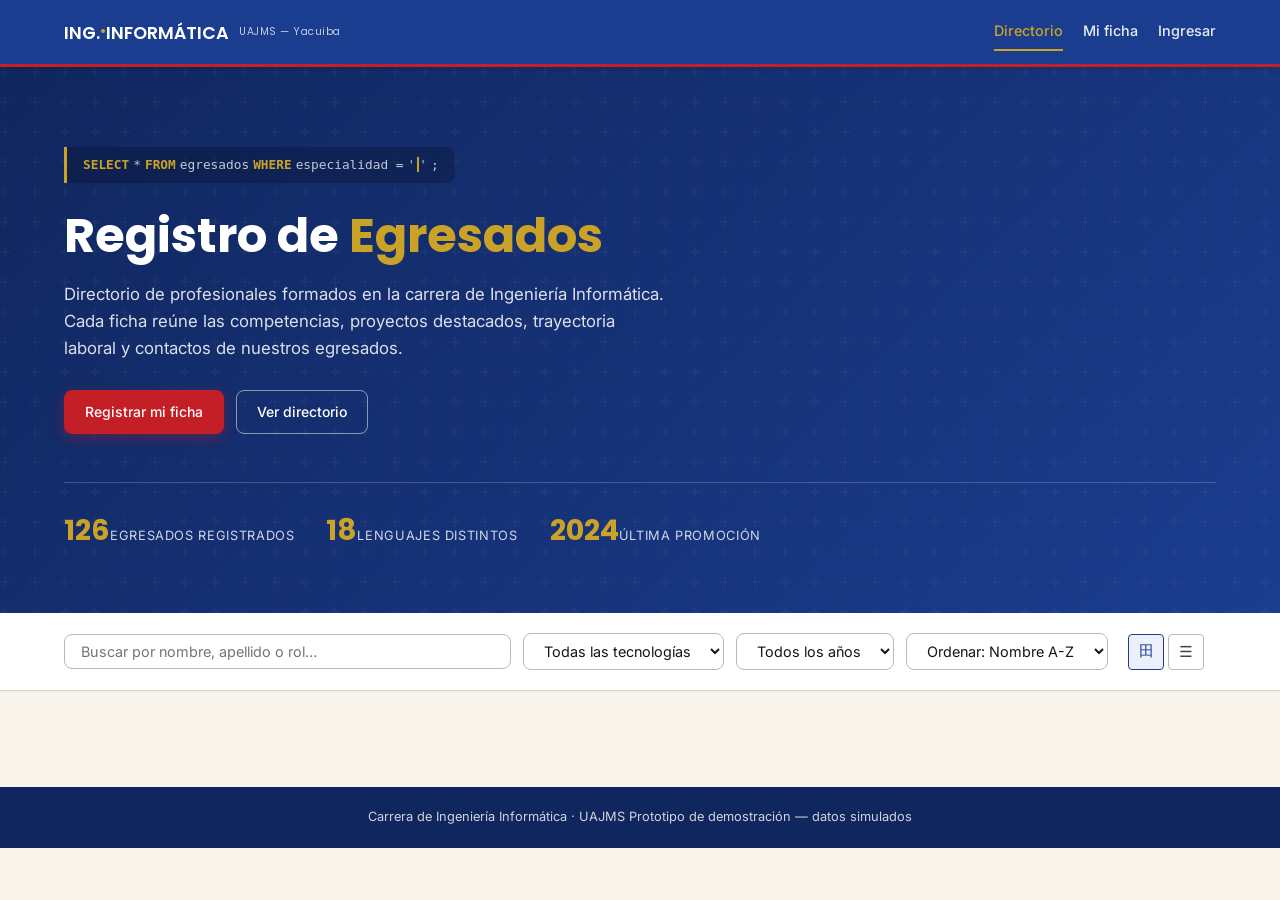
<file: index.html>
<!DOCTYPE html>
<html lang="es">

<head>
  <meta charset="UTF-8">
  <meta name="viewport" content="width=device-width, initial-scale=1.0">
  <title>Registro de Egresados — Ing. Informática UAJMS</title>
  <link rel="stylesheet" href="styles.css">
</head>

<body>

  <canvas id="bg-particles"></canvas>

  <header class="topbar">
    <div class="wrap">
      <div class="brand">
        <span>ING.<span class="dot">·</span>INFORMÁTICA</span>
        <small>UAJMS — Yacuiba</small>
      </div>
      <nav>
        <a href="index.html" class="active" data-i18n="nav_dir" data-tooltip="Ir al listado principal">Directorio</a>
        <a href="dashboard.html" data-i18n="nav_dash" data-tooltip="Panel de edición">Mi ficha</a>
        <a href="login.html" data-i18n="nav_login" data-tooltip="Acceso al panel de egresados">Ingresar</a>
      </nav>
    </div>
  </header>

  <section class="hero">
    <div class="wrap">
      <div class="query-line">
        <span class="kw">SELECT</span> * <span class="kw">FROM</span> egresados <span class="kw">WHERE</span> especialidad = <span class="str">'<span id="typewriter" class="typewriter-text"></span>'</span>;
      </div>
      <h1 data-i18n="hero_title">Registro de <span>Egresados</span></h1>
      <p class="lead" data-i18n="hero_lead">Directorio de profesionales formados en la carrera de Ingeniería Informática. Cada ficha reúne las competencias, proyectos destacados, trayectoria laboral y contactos de nuestros egresados.</p>
      <div class="hero-actions">
        <a href="login.html" class="btn btn-amber" data-i18n="btn_reg" data-tooltip="Crea o edita tu ficha profesional">Registrar mi ficha</a>
        <a href="#directorio" class="btn btn-ghost-on-ink" data-i18n="btn_view_dir" data-tooltip="Explorar listado de egresados">Ver directorio</a>
      </div>
      <div class="stats">
        <div class="stat"><b>126</b><span>EGRESADOS REGISTRADOS</span></div>
        <div class="stat"><b>18</b><span>LENGUAJES DISTINTOS</span></div>
        <div class="stat"><b>2024</b><span>ÚLTIMA PROMOCIÓN</span></div>
      </div>
    </div>
  </section>

  <div class="filterbar" id="directorio">
    <div class="wrap">
      <input type="text" id="search" placeholder="Buscar por nombre, apellido o rol…" data-i18n="search_ph">

      <select id="filterLang" aria-label="Filtrar por tecnología">
        <option value="">Todas las tecnologías</option>
        <option value="Python">Python</option>
        <option value="JavaScript">JavaScript</option>
        <option value="Java">Java</option>
        <option value="SQL">SQL</option>
        <option value="Go">Go</option>
        <option value="Kotlin">Kotlin</option>
        <option value="TypeScript">TypeScript</option>
        <option value="Docker">Docker</option>
      </select>

      <select id="filterAnio" aria-label="Filtrar por año de egreso">
        <option value="">Todos los años</option>
        <option value="2024">2024</option>
        <option value="2023">2023</option>
        <option value="2022">2022</option>
        <option value="2021">2021</option>
        <option value="2020">2020</option>
        <option value="2019">2019</option>
      </select>

      <select id="sortBy" aria-label="Ordenar resultados">
        <option value="name-asc">Ordenar: Nombre A-Z</option>
        <option value="name-desc">Ordenar: Nombre Z-A</option>
        <option value="year-desc">Ordenar: Más reciente</option>
        <option value="year-asc">Ordenar: Más antiguo</option>
        <option value="skills-desc">Ordenar: Habilidades</option>
      </select>

      <div style="display: flex; gap: 4px; margin-left: 8px;">
        <button type="button" class="view-btn active" id="btnViewGrid" title="Vista Grilla" aria-label="Vista Grilla">田</button>
        <button type="button" class="view-btn" id="btnViewList" title="Vista Lista" aria-label="Vista Lista">☰</button>
      </div>

      <span class="count" id="count"></span>
    </div>
  </div>

  <section class="section">
    <div class="wrap">
      <div class="grid" id="grid"></div>
    </div>
  </section>

  <footer>
    <div class="wrap">
      <span>Carrera de Ingeniería Informática · UAJMS</span>
      <span>Prototipo de demostración — datos simulados</span>
    </div>
  </footer>

  <script src="app.js"></script>
</body>

</html>
</file>
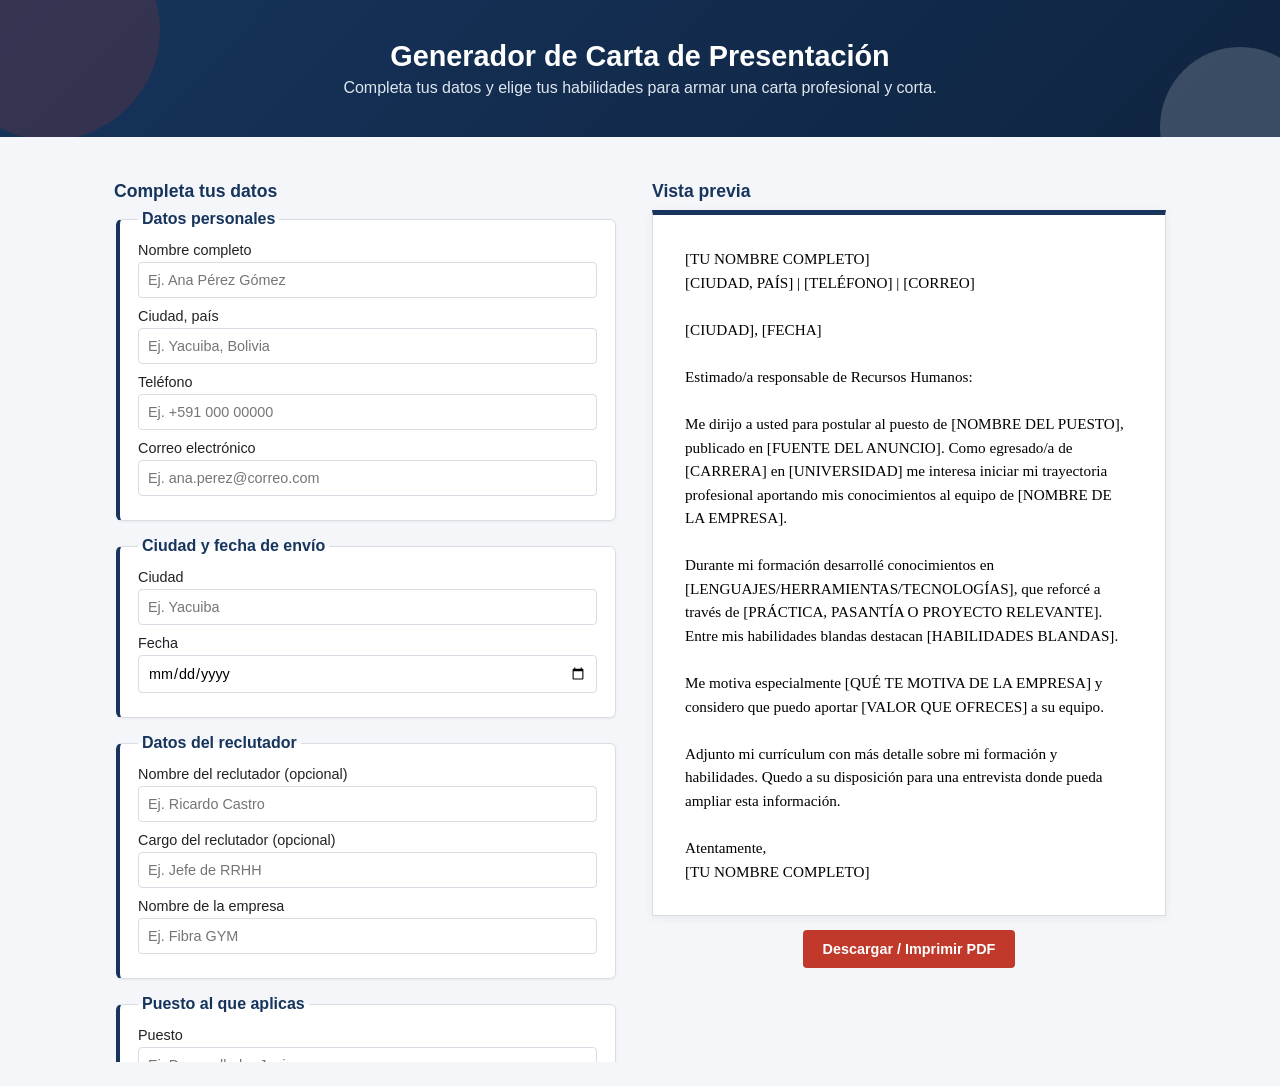
<file: files/index.html>
<!DOCTYPE html>
<html lang="es">
<head>
  <meta charset="UTF-8">
  <meta name="viewport" content="width=device-width, initial-scale=1.0">
  <title>Generador de Carta de Presentación</title>
  <link rel="stylesheet" href="styles.css">
</head>
<body>

  <!-- Aviso emergente: se muestra al llegar al límite de selecciones -->
  <div id="aviso-limite" class="aviso-emergente oculto">
    <p>Recomendamos elegir solo lo más relevante para el puesto al que aplicas.
       Menos es más: los reclutadores prefieren precisión sobre una lista extensa.</p>
    <button id="cerrar-aviso" type="button">Entendido</button>
  </div>

  <!-- Banner superior con la paleta institucional (navy + rojo) -->
  <header class="encabezado-app">
    <div class="forma forma-1"></div>
    <div class="forma forma-2"></div>
    <div class="encabezado-contenido">
      <h1>Generador de Carta de Presentación</h1>
      <p>Completa tus datos y elige tus habilidades para armar una carta profesional y corta.</p>
    </div>
  </header>

  <div class="contenedor">

    <!-- Fila de títulos, alineada para que ambas columnas empiecen a la misma altura -->
    <div class="fila-titulos">
      <h2 class="titulo-columna">Completa tus datos</h2>
      <h2 class="titulo-columna">Vista previa</h2>
    </div>

    <main class="layout">

      <!-- ===================== FORMULARIO ===================== -->
      <form id="form-carta" class="panel-formulario">

        <fieldset>
          <legend>Datos personales</legend>
          <label>Nombre completo
            <input type="text" id="nombre" placeholder="Ej. Ana Pérez Gómez" required>
          </label>
          <label>Ciudad, país
            <input type="text" id="ciudad-pais" placeholder="Ej. Yacuiba, Bolivia">
          </label>
          <label>Teléfono
            <input type="text" id="telefono" placeholder="Ej. +591 000 00000">
          </label>
          <label>Correo electrónico
            <input type="email" id="correo" placeholder="Ej. ana.perez@correo.com">
          </label>
        </fieldset>

        <fieldset>
          <legend>Ciudad y fecha de envío</legend>
          <label>Ciudad
            <input type="text" id="ciudad-envio" placeholder="Ej. Yacuiba">
          </label>
          <label>Fecha
            <input type="date" id="fecha">
          </label>
        </fieldset>

        <fieldset>
          <legend>Datos del reclutador</legend>
          <label>Nombre del reclutador (opcional)
            <input type="text" id="reclutador-nombre" placeholder="Ej. Ricardo Castro">
          </label>
          <label>Cargo del reclutador (opcional)
            <input type="text" id="reclutador-cargo" placeholder="Ej. Jefe de RRHH">
          </label>
          <label>Nombre de la empresa
            <input type="text" id="empresa-nombre" placeholder="Ej. Fibra GYM">
          </label>
        </fieldset>

        <fieldset>
          <legend>Puesto al que aplicas</legend>
          <label>Puesto
            <input type="text" id="puesto" placeholder="Ej. Desarrollador Junior">
          </label>
          <label>¿Dónde viste la vacante?
            <input type="text" id="fuente-anuncio" placeholder="Ej. LinkedIn, InfoJobs, referido">
          </label>
        </fieldset>

        <fieldset>
          <legend>Formación académica</legend>
          <label>Carrera
            <input type="text" id="carrera" placeholder="Ej. Ingeniería Informática">
          </label>
          <label>Universidad
            <input type="text" id="universidad" placeholder="Ej. UAJMS">
          </label>
        </fieldset>

        <fieldset>
          <legend># Especialidad <span class="ayuda">(elige solo una)</span></legend>
          <select id="especialidad">
            <option value="">-- Selecciona --</option>
            <option value="Programación">Programación</option>
            <option value="Bases de datos">Bases de datos</option>
            <option value="Mantenimiento">Mantenimiento</option>
            <option value="Redes">Redes</option>
            <option value="Multimedia">Multimedia</option>
            <option value="Documentación">Documentación</option>
          </select>
        </fieldset>

        <fieldset class="fieldset-habilidades">
          <legend>
            Herramientas y habilidades
            <span class="contador">Seleccionados: <span id="contador-total">0</span>/5</span>
          </legend>
          <div class="barra-progreso"><div id="barra-progreso-fill" class="barra-progreso-fill"></div></div>
          <p class="ayuda">Elige máximo 2 por categoría y no más de 5 en total. Prioriza lo más relacionado con el puesto.</p>

          <div class="categoria" data-categoria="lenguajes">
            <p class="titulo-categoria"># Lenguajes</p>
            <div class="opciones">
              <label><input type="checkbox" value="Python"> - Python</label>
              <label><input type="checkbox" value="JavaScript"> - JavaScript</label>
              <label><input type="checkbox" value="Java"> - Java</label>
              <label><input type="checkbox" value="PHP"> - PHP</label>
              <label><input type="checkbox" value="C#"> - C#</label>
              <label><input type="checkbox" value="SQL"> - SQL</label>
            </div>
          </div>

          <div class="categoria" data-categoria="herramientas">
            <p class="titulo-categoria"># Herramientas</p>
            <div class="opciones">
              <label><input type="checkbox" value="Git"> - Git</label>
              <label><input type="checkbox" value="Docker"> - Docker</label>
              <label><input type="checkbox" value="Visual Studio Code"> - Visual Studio Code</label>
              <label><input type="checkbox" value="manejo de herramientas de IA"> - Manejo de herramientas de IA</label>
              <label><input type="checkbox" value="Microsoft Excel"> - Microsoft Excel</label>
              <label><input type="checkbox" value="Microsoft Word"> - Microsoft Word</label>
              <label><input type="checkbox" value="Figma"> - Figma</label>
              <label><input type="checkbox" value="Canva"> - Canva</label>
              <label><input type="checkbox" value="Adobe (Photoshop/Illustrator)"> - Adobe (Photoshop/Illustrator)</label>
              <label><input type="checkbox" value="optimizador de Windows"> - Optimizador de Windows</label>
              <label><input type="checkbox" value="Packet Tracer"> - Packet Tracer</label>
              <label><input type="checkbox" value="diagnóstico y mantenimiento de hardware"> - Diagnóstico y mantenimiento de hardware</label>
            </div>
          </div>

          <div class="categoria" data-categoria="tecnologias">
            <p class="titulo-categoria"># Tecnologías</p>
            <div class="opciones">
              <label><input type="checkbox" value="MySQL"> - MySQL</label>
              <label><input type="checkbox" value="PostgreSQL"> - PostgreSQL</label>
              <label><input type="checkbox" value="MongoDB"> - MongoDB</label>
              <label><input type="checkbox" value="Linux"> - Linux</label>
              <label><input type="checkbox" value="Windows Server"> - Windows Server</label>
            </div>
          </div>

          <div class="categoria" data-categoria="blandas">
            <p class="titulo-categoria"># Habilidades blandas</p>
            <div class="opciones">
              <label><input type="checkbox" value="trabajo en equipo"> - Trabajo en equipo</label>
              <label><input type="checkbox" value="comunicación efectiva"> - Comunicación efectiva</label>
              <label><input type="checkbox" value="resolución de problemas"> - Resolución de problemas</label>
              <label><input type="checkbox" value="adaptabilidad"> - Adaptabilidad</label>
              <label><input type="checkbox" value="pensamiento analítico"> - Pensamiento analítico</label>
            </div>
          </div>
        </fieldset>

        <fieldset>
          <legend>Práctica, pasantía o proyecto relevante</legend>
          <textarea id="practica" rows="2" placeholder="Ej. mi proyecto de tesis sobre..."></textarea>
        </fieldset>

        <fieldset>
          <legend>¿Qué te motiva de esta empresa?</legend>
          <textarea id="motivacion" rows="2" placeholder="Ej. su enfoque en innovación tecnológica..."></textarea>
        </fieldset>

        <fieldset>
          <legend>¿Qué valor puedes aportar?</legend>
          <textarea id="valor" rows="2" placeholder="Ej. compromiso, ganas de aprender y..."></textarea>
        </fieldset>

      </form>

      <!-- ===================== VISTA PREVIA ===================== -->
      <section class="panel-vista-previa">
        <article id="carta-preview" class="carta"></article>
        <div class="zona-boton-pdf">
          <button id="btn-pdf" type="button" class="btn-pdf">Descargar / Imprimir PDF</button>
        </div>
      </section>

    </main>
  </div>

  <!-- Modal de aviso antes de imprimir: recuerda desactivar encabezados y pies de página -->
  <div id="modal-impresion" class="modal-overlay oculto">
    <div class="modal-caja">
      <h3>Antes de imprimir</h3>
      <p>En la ventana de impresión, abre <strong>"Más ajustes"</strong> y desactiva la opción
         <strong>"Encabezados y pies de página"</strong>. Así la carta saldrá limpia, sin la
         fecha, el título de la página ni la URL.</p>
      <img src="opciones.png" alt="Guía para desactivar encabezados y pies de página" class="imagen-tutorial">
      <div class="modal-botones">
        <button id="cancelar-impresion" type="button" class="btn-secundario">Cancelar</button>
        <button id="confirmar-impresion" type="button" class="btn-pdf">Continuar e imprimir</button>
      </div>
    </div>
  </div>

  <script src="script.js"></script>
</body>
</html>
</file>
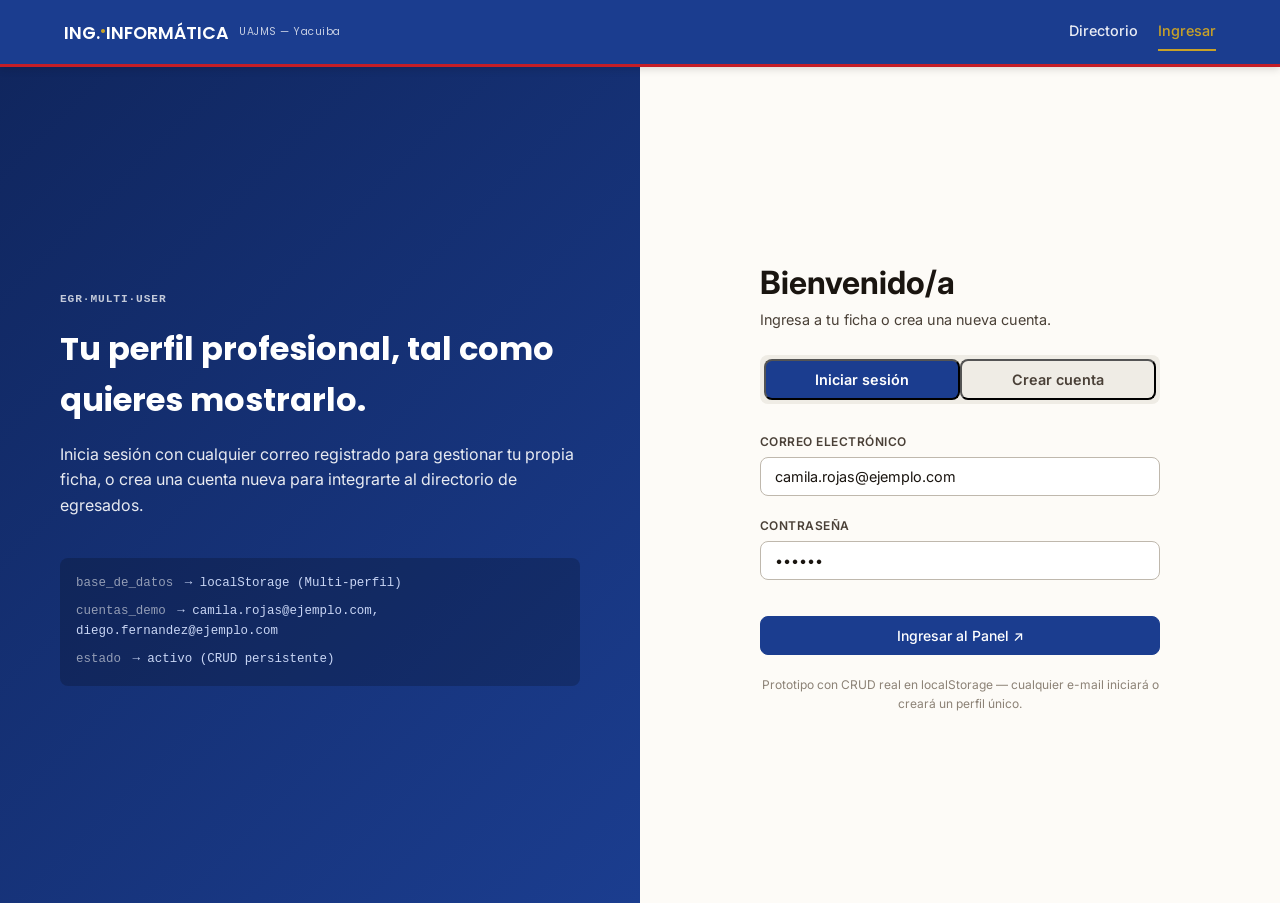
<file: login.html>
<!DOCTYPE html>
<html lang="es">

<head>
  <meta charset="UTF-8">
  <meta name="viewport" content="width=device-width, initial-scale=1.0">
  <title>Ingresar — Registro de Egresados</title>
  <link rel="stylesheet" href="styles.css">
</head>

<body>

  <header class="topbar">
    <div class="wrap">
      <div class="brand">
        <span>ING.<span class="dot">·</span>INFORMÁTICA</span>
        <small>UAJMS — Yacuiba</small>
      </div>
      <nav>
        <a href="index.html" data-i18n="nav_dir">Directorio</a>
        <a href="login.html" class="active" data-i18n="nav_login">Ingresar</a>
      </nav>
    </div>
  </header>

  <div class="auth-shell">
    <div class="auth-side">
      <canvas id="bg-particles"></canvas>
      <div style="position: relative; z-index: 2;">
        <span class="eyebrow on-ink">EGR·MULTI·USER</span>
        <h2 style="margin-top:14px;">Tu perfil profesional, tal como quieres mostrarlo.</h2>
        <p>Inicia sesión con cualquier correo registrado para gestionar tu propia ficha, o crea una cuenta nueva para integrarte al directorio de egresados.</p>
      </div>
      <div class="record-preview" style="position: relative; z-index: 2;">
        <div><span class="k">base_de_datos</span> <span class="v">→ localStorage (Multi-perfil)</span></div>
        <div><span class="k">cuentas_demo</span> <span class="v">→ camila.rojas@ejemplo.com, diego.fernandez@ejemplo.com</span></div>
        <div><span class="k">estado</span> <span class="v">→ activo (CRUD persistente)</span></div>
      </div>
    </div>

    <div class="auth-main">
      <div class="auth-card">
        <h1>Bienvenido/a</h1>
        <p class="sub">Ingresa a tu ficha o crea una nueva cuenta.</p>

        <div class="tabs">
          <button type="button" class="tab-btn active" data-target="login">Iniciar sesión</button>
          <button type="button" class="tab-btn" data-target="registro">Crear cuenta</button>
        </div>

        <form id="authForm">
          <div data-panel="login" style="display:block;">
            <div class="field">
              <label for="li-correo">Correo electrónico</label>
              <input type="email" id="li-correo" placeholder="tucorreo@ejemplo.com" required value="camila.rojas@ejemplo.com">
            </div>
            <div class="field">
              <label for="li-pass">Contraseña</label>
              <input type="password" id="li-pass" placeholder="••••••••" required value="123456">
            </div>
          </div>

          <div data-panel="registro" style="display:none;">
            <div class="row-2">
              <div class="field">
                <label for="re-nombres">Nombres</label>
                <input type="text" id="re-nombres" placeholder="Ej. Carlos">
              </div>
              <div class="field">
                <label for="re-apellidos">Apellidos</label>
                <input type="text" id="re-apellidos" placeholder="Ej. Méndez">
              </div>
            </div>
            <div class="field">
              <label for="re-correo">Correo electrónico</label>
              <input type="email" id="re-correo" placeholder="tucorreo@ejemplo.com">
            </div>
            <div class="row-2">
              <div class="field">
                <label for="re-anio">Año de egreso</label>
                <input type="text" id="re-anio" placeholder="2024">
              </div>
              <div class="field">
                <label for="re-pass">Contraseña</label>
                <input type="password" id="re-pass" placeholder="••••••••">
              </div>
            </div>
          </div>

          <button type="submit" class="btn btn-primary btn-block" style="margin-top: 16px;">
            Ingresar al Panel ↗
          </button>
        </form>

        <div class="form-foot">Prototipo con CRUD real en localStorage — cualquier e-mail iniciará o creará un perfil único.</div>
      </div>
    </div>
  </div>

  <script src="app.js"></script>
</body>

</html>
</file>
<file: styles.css>
/* ============================================================
   REGISTRO DE EGRESADOS — DISEÑO INSTITUCIONAL UAJMS
   Paleta: Azul + Rojo (colores del escudo) · Fondo hueso
   ============================================================ */

@import url('https://fonts.googleapis.com/css2?family=Inter:wght@400;500;600;700&family=Poppins:wght@500;600;700&display=swap');

:root {
  /* Colores institucionales UAJMS — azul y rojo del escudo */
  --ua-blue: #1B3D8F;
  --ua-blue-dark: #10265E;
  --ua-blue-light: #3E5DB3;
  --ua-blue-pale: #EDF0FA;
  --ua-red: #C41E27;
  --ua-red-dark: #921219;
  --ua-red-pale: #FBEBEC;
  --ua-gold: #C9A227;

  /* Fondos — el hueso se mantiene tal cual */
  --bone: #F8F4EC;
  --bone-light: #FDFBF7;
  --white: #FFFFFF;
  --gray-50: #F7F5F0;
  --gray-100: #EFECE5;
  --gray-200: #D9D4CB;
  --gray-300: #BFB8AD;
  --gray-400: #8C8276;
  --gray-500: #6B6156;
  --gray-600: #4A4037;
  --gray-700: #2D261F;
  --gray-800: #1A1510;

  /* Estados funcionales (uso puntual, no decorativo) */
  --ok-green: #2F7A4F;
  --ok-green-pale: #E9F5EE;
  --green: var(--ok-green);
  /* alias usado por el gráfico de skills en app.js */

  /* Texto */
  --text-primary: var(--gray-800);
  --text-secondary: var(--gray-600);
  --text-muted: var(--gray-400);
  --text-on-dark: #FFFFFF;

  --bg-body: var(--bone);
  --bg-surface: var(--white);
  --bg-elevated: var(--ua-blue);

  --border: var(--gray-200);
  --border-light: var(--gray-100);

  --shadow-sm: 0 1px 2px rgba(0, 0, 0, 0.03);
  --shadow: 0 1px 3px rgba(0, 0, 0, 0.05);
  --shadow-md: 0 4px 6px rgba(0, 0, 0, 0.04);
  --shadow-lg: 0 12px 28px rgba(16, 38, 94, 0.16);

  --f-body: 'Inter', system-ui, sans-serif;
  --f-heading: 'Poppins', sans-serif;
  --f-display: 'Poppins', sans-serif;
  --f-mono: 'JetBrains Mono', 'SF Mono', 'Fira Code', monospace;

  --accent-cyan: var(--ua-blue-light);

  --radius-sm: 4px;
  --radius: 8px;
  --radius-lg: 12px;
  --maxw: 1200px;
  --transition: 0.2s ease-in-out;
}

*,
*::before,
*::after {
  box-sizing: border-box;
  margin: 0;
  padding: 0;
}

html {
  scroll-behavior: smooth;
  background: var(--bg-body);
}

body {
  font-family: var(--f-body);
  color: var(--text-primary);
  background: var(--bg-body);
  line-height: 1.6;
  -webkit-font-smoothing: antialiased;
}

a {
  color: inherit;
  text-decoration: none;
}

img {
  max-width: 100%;
  display: block;
}

button,
input,
select,
textarea {
  font-family: inherit;
}

.wrap {
  max-width: var(--maxw);
  margin: 0 auto;
  padding: 0 24px;
}

/* ---------- HEADER AZUL UAJMS ---------- */
.topbar {
  background: var(--ua-blue);
  color: var(--text-on-dark);
  border-bottom: 3px solid var(--ua-red);
  position: sticky;
  top: 0;
  z-index: 50;
  box-shadow: 0 2px 8px rgba(0, 0, 0, 0.15);
}

.topbar .wrap {
  display: flex;
  align-items: center;
  justify-content: space-between;
  height: 64px;
}

.brand {
  display: flex;
  align-items: center;
  gap: 10px;
  font-family: var(--f-heading);
  font-weight: 600;
  font-size: 1.1rem;
  color: var(--white);
}

.brand .dot {
  color: var(--ua-gold);
  font-size: 1.4rem;
}

.brand small {
  display: block;
  font-weight: 400;
  font-size: 0.65rem;
  color: rgba(255, 255, 255, 0.75);
  letter-spacing: 0.05em;
}

.topbar nav {
  display: flex;
  align-items: center;
  gap: 20px;
}

.topbar nav a {
  font-size: 0.9rem;
  font-weight: 500;
  color: rgba(255, 255, 255, 0.9);
  transition: color var(--transition);
  padding: 6px 0;
  border-bottom: 2px solid transparent;
}

.topbar nav a:hover,
.topbar nav a.active {
  color: var(--ua-gold);
  border-bottom-color: var(--ua-gold);
}

/* ---------- BOTONES ---------- */
.btn {
  display: inline-flex;
  align-items: center;
  justify-content: center;
  gap: 8px;
  font-weight: 500;
  font-size: 0.875rem;
  padding: 10px 20px;
  border-radius: var(--radius);
  transition: all var(--transition);
  border: 1px solid transparent;
  white-space: nowrap;
  cursor: pointer;
}

.btn-primary {
  background: var(--ua-blue);
  color: white;
  border-color: var(--ua-blue);
}

.btn-primary:hover {
  background: var(--ua-blue-dark);
}

.btn-secondary {
  background: var(--ua-red);
  color: white;
  border-color: var(--ua-red);
}

.btn-secondary:hover {
  background: var(--ua-red-dark);
}

.btn-outline {
  background: transparent;
  border: 1.5px solid var(--ua-blue);
  color: var(--ua-blue);
}

.btn-outline:hover {
  background: var(--ua-blue);
  color: white;
}

.btn-ghost {
  background: transparent;
  color: var(--text-secondary);
  border-color: var(--gray-300);
}

.btn-ghost:hover {
  border-color: var(--ua-blue);
  color: var(--ua-blue);
}

.btn-amber {
  background: var(--ua-red);
  color: white;
  border-color: var(--ua-red);
  box-shadow: 0 4px 14px rgba(196, 30, 39, 0.35);
}

.btn-amber:hover {
  background: var(--ua-red-dark);
  box-shadow: 0 4px 14px rgba(146, 18, 25, 0.4);
}

.btn-ghost-on-ink {
  background: transparent;
  border: 1.5px solid rgba(255, 255, 255, 0.5);
  color: white;
}

.btn-ghost-on-ink:hover {
  background: rgba(255, 255, 255, 0.12);
  border-color: white;
}

.btn-sm {
  padding: 6px 14px;
  font-size: 0.8rem;
}

.btn-block {
  width: 100%;
}

/* ---------- HERO ---------- */
.hero {
  background: linear-gradient(135deg, var(--ua-blue-dark) 0%, var(--ua-blue) 100%);
  color: white;
  padding: 80px 0 60px;
  position: relative;
  overflow: hidden;
}

.hero::after {
  content: '';
  position: absolute;
  inset: 0;
  background: url("data:image/svg+xml,%3Csvg width='60' height='60' viewBox='0 0 60 60' xmlns='http://www.w3.org/2000/svg'%3E%3Cg fill='none' fill-rule='evenodd'%3E%3Cg fill='%23ffffff' fill-opacity='0.03'%3E%3Cpath d='M36 34v-4h-2v4h-4v2h4v4h2v-4h4v-2h-4zm0-30V0h-2v4h-4v2h4v4h2V6h4V4h-4zM6 34v-4H4v4H0v2h4v4h2v-4h4v-2H6zM6 4V0H4v4H0v2h4v4h2V6h4V4H6z'/%3E%3C/g%3E%3C/g%3E%3C/svg%3E");
  pointer-events: none;
}

.hero .wrap {
  position: relative;
  z-index: 1;
}

.query-line {
  display: inline-flex;
  align-items: center;
  gap: 4px;
  font-family: var(--f-mono);
  font-size: 0.8rem;
  color: rgba(255, 255, 255, 0.75);
  background: rgba(0, 0, 0, 0.2);
  border-left: 3px solid var(--ua-gold);
  padding: 8px 16px;
  border-radius: 0 var(--radius) var(--radius) 0;
  margin-bottom: 24px;
  flex-wrap: wrap;
}

.query-line .kw {
  color: var(--ua-gold);
  font-weight: 600;
}

.query-line .str {
  color: #8FD4A8;
}

.typewriter-text {
  border-right: 2px solid var(--ua-gold);
  padding-right: 2px;
  animation: caret-blink 1s step-end infinite;
}

@keyframes caret-blink {

  0%,
  100% {
    border-color: var(--ua-gold);
  }

  50% {
    border-color: transparent;
  }
}

.hero h1 {
  font-family: var(--f-heading);
  font-size: clamp(2rem, 5vw, 3rem);
  font-weight: 700;
  margin-bottom: 16px;
  line-height: 1.2;
}

.hero h1 span {
  color: var(--ua-gold);
}

.hero p.lead {
  font-size: 1.05rem;
  color: rgba(255, 255, 255, 0.85);
  max-width: 600px;
  margin-bottom: 28px;
}

.hero-actions {
  display: flex;
  gap: 12px;
  flex-wrap: wrap;
}

.stats {
  display: flex;
  gap: 32px;
  margin-top: 48px;
  padding-top: 24px;
  border-top: 1px solid rgba(255, 255, 255, 0.2);
  flex-wrap: wrap;
}

.stat b {
  font-family: var(--f-heading);
  font-size: 1.8rem;
  color: var(--ua-gold);
}

.stat span {
  font-size: 0.8rem;
  color: rgba(255, 255, 255, 0.8);
  text-transform: uppercase;
  letter-spacing: 0.05em;
}

/* ---------- FILTROS ---------- */
.filterbar {
  background: var(--white);
  border-bottom: 1px solid var(--border);
  padding: 20px 0;
  box-shadow: var(--shadow-sm);
}

.filterbar .wrap {
  display: flex;
  gap: 12px;
  flex-wrap: wrap;
  align-items: center;
}

.filterbar input[type=text],
.filterbar select {
  font-size: 0.9rem;
  padding: 8px 16px;
  border: 1px solid var(--gray-300);
  border-radius: var(--radius);
  background: var(--white);
  color: var(--text-primary);
  transition: border var(--transition);
}

.filterbar input[type=text]:focus,
.filterbar select:focus {
  outline: none;
  border-color: var(--ua-blue);
  box-shadow: 0 0 0 3px rgba(30, 58, 138, 0.1);
}

.filterbar input[type=text] {
  flex: 1;
  min-width: 200px;
}

.filterbar .count {
  margin-left: auto;
  font-size: 0.85rem;
  color: var(--text-muted);
  font-weight: 500;
}

/* ---------- GRID ---------- */
.section {
  padding: 48px 0;
}

.grid {
  display: grid;
  grid-template-columns: repeat(auto-fill, minmax(280px, 1fr));
  gap: 24px;
}

.card {
  position: relative;
  background: var(--white);
  border: 1px solid var(--gray-200);
  border-radius: var(--radius-lg);
  padding: 24px;
  padding-top: 28px;
  transition: transform var(--transition), box-shadow var(--transition), border-color var(--transition);
  display: flex;
  flex-direction: column;
  gap: 16px;
  box-shadow: var(--shadow-sm);
  overflow: hidden;
}

.card::before {
  content: '';
  position: absolute;
  top: 0;
  left: 0;
  right: 0;
  height: 4px;
  background: linear-gradient(90deg, var(--ua-blue) 0%, var(--ua-blue) 60%, var(--ua-red) 100%);
  transform: scaleX(0.3);
  transform-origin: left;
  transition: transform 0.3s ease;
}

.card:hover {
  border-color: var(--ua-blue-light);
  box-shadow: var(--shadow-lg);
  transform: translateY(-4px);
}

.card:hover::before {
  transform: scaleX(1);
}

.grid.list-view {
  grid-template-columns: 1fr;
}

.grid.list-view .card {
  flex-direction: row;
  align-items: center;
  gap: 20px;
  padding: 16px 24px;
}

.grid.list-view .card-top {
  flex-direction: column;
  align-items: center;
  gap: 6px;
}

.grid.list-view .tags {
  max-width: 240px;
}

.grid.list-view .btn {
  margin-left: auto;
}

.card-top {
  display: flex;
  justify-content: space-between;
  align-items: flex-start;
}

.card-id {
  font-family: var(--f-mono);
  font-size: 0.7rem;
  color: var(--ua-blue);
  background: rgba(30, 58, 138, 0.08);
  padding: 2px 8px;
  border-radius: 12px;
  font-weight: 600;
}

.avatar {
  width: 48px;
  height: 48px;
  flex-shrink: 0;
  border-radius: var(--radius);
  background: linear-gradient(135deg, var(--ua-blue) 0%, var(--ua-blue-light) 100%);
  color: white;
  display: flex;
  align-items: center;
  justify-content: center;
  font-family: var(--f-heading);
  font-weight: 700;
  font-size: 1rem;
  overflow: hidden;
  box-shadow: 0 0 0 3px var(--white), 0 0 0 4px var(--gray-200);
}

.avatar img {
  width: 100%;
  height: 100%;
  object-fit: cover;
}

.card-name {
  font-weight: 600;
  font-size: 1.05rem;
  color: var(--text-primary);
}

.card-role {
  font-size: 0.8rem;
  color: var(--text-secondary);
}

.tags {
  display: flex;
  flex-wrap: wrap;
  gap: 6px;
}

.tag {
  font-size: 0.7rem;
  padding: 3px 10px;
  border-radius: 20px;
  background: var(--ua-blue-pale);
  color: var(--ua-blue);
  font-weight: 500;
  border: 1px solid rgba(27, 61, 143, 0.15);
}

.tag:nth-child(3n+2) {
  background: var(--ua-red-pale);
  color: var(--ua-red);
  border-color: rgba(196, 30, 39, 0.15);
}

.card-links {
  display: flex;
  gap: 12px;
  margin-top: auto;
  padding-top: 12px;
  border-top: 1px solid var(--gray-100);
  font-size: 0.8rem;
  color: var(--text-muted);
}

/* ---------- LOGIN ---------- */
.auth-shell {
  min-height: calc(100vh - 64px);
  display: grid;
  grid-template-columns: 1fr 1fr;
  background: var(--bg-body);
}

.auth-side {
  background: linear-gradient(135deg, var(--ua-blue-dark) 0%, var(--ua-blue) 100%);
  color: white;
  padding: 80px 60px;
  display: flex;
  flex-direction: column;
  justify-content: center;
}

.auth-side h2 {
  font-family: var(--f-heading);
  font-size: 2rem;
  margin-bottom: 16px;
}

.auth-side p {
  color: rgba(255, 255, 255, 0.9);
}

.auth-main {
  display: flex;
  align-items: center;
  justify-content: center;
  padding: 40px;
  background: var(--bone-light);
}

.auth-card {
  width: 100%;
  max-width: 400px;
}

.tabs {
  display: flex;
  background: var(--gray-100);
  border-radius: var(--radius);
  padding: 4px;
  margin-bottom: 28px;
}

.tab-btn {
  flex: 1;
  padding: 10px 0;
  border-radius: var(--radius);
  font-weight: 600;
  font-size: 0.9rem;
  color: var(--text-secondary);
  background: transparent;
  transition: all var(--transition);
}

.tab-btn.active {
  background: var(--ua-blue);
  color: white;
}

.field {
  margin-bottom: 20px;
}

.field label {
  display: block;
  font-size: 0.75rem;
  font-weight: 600;
  color: var(--text-secondary);
  margin-bottom: 6px;
  text-transform: uppercase;
  letter-spacing: 0.04em;
}

.field input,
.field textarea,
.field select {
  width: 100%;
  padding: 10px 14px;
  border: 1px solid var(--gray-300);
  border-radius: var(--radius);
  background: var(--white);
  font-size: 0.9rem;
  color: var(--text-primary);
  transition: border var(--transition);
}

.field input:focus,
.field textarea:focus,
.field select:focus {
  outline: none;
  border-color: var(--ua-blue);
  box-shadow: 0 0 0 3px rgba(30, 58, 138, 0.1);
}

/* ---------- DASHBOARD ---------- */
.dash {
  background: var(--bg-body);
  min-height: calc(100vh - 64px);
}

.dash-head {
  background: var(--white);
  border-bottom: 1px solid var(--border);
  padding: 24px 0;
}

.dash-head .wrap {
  display: flex;
  justify-content: space-between;
  align-items: center;
  flex-wrap: wrap;
  gap: 16px;
}

.dash-head h1 {
  font-family: var(--f-heading);
  font-size: 1.6rem;
  font-weight: 600;
}

.dash-body {
  padding: 40px 0 80px;
}

.dash-grid {
  display: grid;
  grid-template-columns: 1fr 340px;
  gap: 32px;
  align-items: start;
}

.panel {
  background: var(--white);
  border: 1px solid var(--gray-200);
  border-radius: var(--radius-lg);
  padding: 28px;
  margin-bottom: 24px;
  box-shadow: var(--shadow-sm);
}

.panel h3 {
  font-family: var(--f-heading);
  font-size: 1.1rem;
  font-weight: 600;
  margin-bottom: 4px;
}

.panel .panel-sub {
  color: var(--text-muted);
  font-size: 0.8rem;
  margin-bottom: 20px;
}

.row-2 {
  display: grid;
  grid-template-columns: 1fr 1fr;
  gap: 16px;
}

.side-card {
  background: var(--ua-blue);
  color: white;
  border-radius: var(--radius-lg);
  padding: 24px;
  margin-bottom: 24px;
}

.progress-track {
  height: 6px;
  background: rgba(255, 255, 255, 0.2);
  border-radius: 6px;
  margin: 12px 0 6px;
}

.progress-fill {
  height: 100%;
  background: var(--ua-gold);
  border-radius: 6px;
  width: 70%;
}

.checklist {
  list-style: none;
  margin-top: 16px;
  font-size: 0.85rem;
}

.checklist li {
  display: flex;
  align-items: center;
  gap: 8px;
  padding: 6px 0;
  border-bottom: 1px solid rgba(255, 255, 255, 0.1);
}

.checklist .mark {
  width: 18px;
  height: 18px;
  border-radius: 4px;
  border: 1px solid rgba(255, 255, 255, 0.4);
  display: flex;
  align-items: center;
  justify-content: center;
  font-size: 0.7rem;
}

.checklist li.done .mark {
  background: var(--ua-gold);
  border-color: var(--ua-gold);
  color: var(--ua-blue-dark);
}

.toast {
  position: fixed;
  bottom: 24px;
  right: 24px;
  background: var(--ua-blue);
  color: white;
  padding: 14px 24px;
  border-radius: var(--radius);
  box-shadow: var(--shadow-md);
  opacity: 0;
  transform: translateY(10px);
  transition: all 0.3s;
  pointer-events: none;
  z-index: 100;
}

.toast.show {
  opacity: 1;
  transform: translateY(0);
}

/* ---------- PERFIL ---------- */
.profile-hero {
  background: linear-gradient(135deg, var(--ua-blue-dark) 0%, var(--ua-blue) 100%);
  color: white;
  padding: 48px 0;
  border-bottom: 3px solid var(--ua-gold);
}

.profile-hero .wrap {
  display: flex;
  gap: 24px;
  align-items: center;
  flex-wrap: wrap;
}

.avatar-lg {
  width: 100px;
  height: 100px;
  border-radius: var(--radius-lg);
  background: var(--ua-red);
  font-size: 2rem;
  font-weight: 700;
  display: flex;
  align-items: center;
  justify-content: center;
  border: 3px solid white;
  box-shadow: 0 4px 10px rgba(0, 0, 0, 0.2);
  overflow: hidden;
}

.profile-hero h1 {
  font-size: 2rem;
  font-weight: 700;
}

.profile-hero .role {
  color: rgba(255, 255, 255, 0.85);
  font-size: 0.95rem;
  margin-top: 4px;
}

.profile-hero .id {
  margin-left: auto;
  text-align: right;
  font-size: 0.8rem;
  color: rgba(255, 255, 255, 0.8);
}

.profile-body {
  padding: 48px 0 80px;
}

.profile-grid {
  display: grid;
  grid-template-columns: 1fr 300px;
  gap: 32px;
  align-items: start;
}

.block {
  margin-bottom: 32px;
}

.block h2 {
  font-size: 0.85rem;
  font-weight: 700;
  text-transform: uppercase;
  letter-spacing: 0.06em;
  color: var(--ua-blue);
  margin-bottom: 14px;
  border-bottom: 2px solid var(--ua-red);
  padding-bottom: 8px;
}

.contact-card {
  background: var(--white);
  border: 1px solid var(--gray-200);
  border-radius: var(--radius-lg);
  padding: 20px;
  box-shadow: var(--shadow-sm);
}

.contact-card a {
  display: flex;
  align-items: center;
  gap: 10px;
  padding: 10px 0;
  border-bottom: 1px solid var(--gray-100);
  color: var(--text-primary);
  transition: color var(--transition);
}

.contact-card a:hover {
  color: var(--ua-red);
}

footer {
  background: var(--ua-blue-dark);
  color: rgba(255, 255, 255, 0.8);
  padding: 20px 0;
  font-size: 0.8rem;
  text-align: center;
}

/* ---------- CANVAS DECORATIVOS ---------- */
/* bg-particles / confetti-canvas quedan en el marcado pero sin
   animación en app.js. Se ocultan para no dejar un <canvas> vacío
   flotando; si más adelante se agrega la animación, basta con
   quitar esta regla. */
#bg-particles,
#confetti-canvas {
  display: none;
}

/* ---------- ETIQUETAS Y TEXTO AUXILIAR ---------- */
.eyebrow {
  display: inline-block;
  font-family: var(--f-mono);
  font-size: 0.7rem;
  font-weight: 600;
  letter-spacing: 0.08em;
  text-transform: uppercase;
  color: var(--ua-blue);
}

.eyebrow.on-ink {
  color: rgba(255, 255, 255, 0.75);
}

.sub {
  color: var(--text-secondary);
  font-size: 0.9rem;
  margin-bottom: 24px;
}

.bio {
  color: var(--text-secondary);
  font-size: 0.95rem;
  max-width: 640px;
}

/* ---------- INSIGNIAS DE PERFIL ---------- */
.badge-row {
  display: flex;
  flex-wrap: wrap;
  gap: 8px;
  margin-top: 10px;
}

.badge-pill {
  font-size: 0.7rem;
  font-weight: 600;
  padding: 4px 12px;
  border-radius: 20px;
  background: rgba(255, 255, 255, 0.12);
  border: 1px solid rgba(255, 255, 255, 0.3);
  color: white;
}

.badge-pill.gold {
  background: rgba(201, 162, 39, 0.2);
  border-color: var(--ua-gold);
  color: #F5E7B2;
}

.badge-pill.cyan {
  background: rgba(62, 93, 179, 0.25);
  border-color: var(--ua-blue-light);
  color: #C9D6F5;
}

.badge-pill.green {
  background: rgba(47, 122, 79, 0.22);
  border-color: #63B786;
  color: #BEE8CD;
}

.profile-actions-bar {
  display: flex;
  flex-wrap: wrap;
  gap: 8px;
  margin-top: 12px;
}

.profile-cover {
  height: 10px;
  background: linear-gradient(90deg, var(--ua-blue) 0%, var(--ua-blue-light) 45%, var(--ua-red) 100%);
}

/* ---------- SKILLS / TECNOLOGÍAS (perfil público) ---------- */
.skill-row {
  display: flex;
  flex-wrap: wrap;
  gap: 8px;
  margin-bottom: 16px;
}

.skill {
  font-size: 0.8rem;
  font-weight: 600;
  padding: 6px 14px;
  border-radius: var(--radius);
  background: var(--ua-blue-pale);
  color: var(--ua-blue);
  border: 1px solid rgba(27, 61, 143, 0.15);
}

.soft-skills {
  display: flex;
  flex-wrap: wrap;
  gap: 8px;
}

.soft-skills span,
.soft-skills .chip {
  font-size: 0.8rem;
  font-weight: 500;
  padding: 6px 14px;
  border-radius: 20px;
  background: var(--ua-red-pale);
  color: var(--ua-red);
  border: 1px solid rgba(196, 30, 39, 0.15);
}

/* ---------- PROYECTOS DESTACADOS ---------- */
.projects-grid {
  display: grid;
  grid-template-columns: repeat(auto-fill, minmax(240px, 1fr));
  gap: 16px;
}

.project-card {
  background: var(--white);
  border: 1px solid var(--gray-200);
  border-left: 3px solid var(--ua-blue);
  border-radius: var(--radius);
  padding: 16px;
  box-shadow: var(--shadow-sm);
  transition: box-shadow var(--transition), transform var(--transition);
}

.project-card:hover {
  box-shadow: var(--shadow-md);
  transform: translateY(-2px);
}

.project-card h4 {
  font-family: var(--f-heading);
  font-size: 0.95rem;
  margin-bottom: 6px;
  color: var(--text-primary);
}

.project-card p {
  font-size: 0.82rem;
  color: var(--text-secondary);
  margin-bottom: 10px;
}

/* ---------- EXPERIENCIA / TRAYECTORIA ---------- */
.timeline {
  position: relative;
  padding-left: 20px;
  border-left: 2px solid var(--gray-200);
}

.timeline-item {
  position: relative;
  padding-bottom: 20px;
  font-size: 0.88rem;
  color: var(--text-secondary);
}

.timeline-item::before {
  content: '';
  position: absolute;
  left: -25px;
  top: 4px;
  width: 10px;
  height: 10px;
  border-radius: 50%;
  background: var(--ua-red);
  border: 2px solid var(--white);
  box-shadow: 0 0 0 2px var(--ua-red);
}

.timeline-item strong {
  color: var(--text-primary);
  font-family: var(--f-heading);
  font-weight: 600;
}

/* ---------- RECOMENDACIONES ---------- */
.recommendations-list {
  display: flex;
  flex-direction: column;
  gap: 12px;
  margin-bottom: 8px;
}

.recommendation-card {
  background: var(--white);
  border: 1px solid var(--gray-200);
  border-radius: var(--radius);
  padding: 14px 16px;
  font-size: 0.88rem;
  color: var(--text-secondary);
  box-shadow: var(--shadow-sm);
}

.recommendation-card strong {
  color: var(--ua-blue);
  font-family: var(--f-heading);
}

/* ---------- CONTACTO Y REDES ---------- */
.contact-card {
  display: flex;
  flex-direction: column;
}

.contact-link {
  display: flex;
  align-items: center;
  gap: 10px;
  padding: 10px 0;
  border-bottom: 1px solid var(--gray-100);
  color: var(--text-primary);
  font-size: 0.88rem;
  transition: color var(--transition);
}

.contact-link:last-child {
  border-bottom: none;
}

.contact-link:hover {
  color: var(--ua-red);
}

.contact-link .icon {
  width: 28px;
  height: 28px;
  flex-shrink: 0;
  border-radius: 6px;
  background: var(--ua-blue-pale);
  color: var(--ua-blue);
  display: flex;
  align-items: center;
  justify-content: center;
  font-size: 0.7rem;
  font-weight: 700;
}

/* ---------- LOGIN: PANEL DE CONSOLA ---------- */
.record-preview {
  margin-top: 40px;
  font-family: var(--f-mono);
  font-size: 0.78rem;
  background: rgba(0, 0, 0, 0.2);
  border-radius: var(--radius);
  padding: 16px;
  display: flex;
  flex-direction: column;
  gap: 8px;
}

.record-preview .k {
  color: rgba(255, 255, 255, 0.55);
}

.record-preview .v {
  color: #C9D6F5;
  margin-left: 4px;
  word-break: break-word;
}

.form-foot {
  margin-top: 20px;
  font-size: 0.75rem;
  color: var(--text-muted);
  text-align: center;
}

/* ---------- DASHBOARD: CHIPS, ENLACES, ACCIONES ---------- */
.chip-input {
  display: flex;
  flex-wrap: wrap;
  gap: 8px;
  align-items: center;
  border: 1px solid var(--gray-300);
  border-radius: var(--radius);
  padding: 10px 12px;
  background: var(--white);
}

.chip-input:focus-within {
  border-color: var(--ua-blue);
  box-shadow: 0 0 0 3px rgba(27, 61, 143, 0.1);
}

.chip-input .chips {
  display: flex;
  flex-wrap: wrap;
  gap: 6px;
}

.chip-input .chips .chip {
  display: inline-flex;
  align-items: center;
  gap: 6px;
  background: var(--ua-blue-pale);
  color: var(--ua-blue);
  font-size: 0.78rem;
  font-weight: 500;
  padding: 4px 10px;
  border-radius: 20px;
}

.chip-input .chips .chip button {
  background: none;
  border: none;
  color: var(--ua-blue);
  cursor: pointer;
  font-size: 0.8rem;
  line-height: 1;
}

.chip-input input {
  flex: 1;
  min-width: 140px;
  border: none;
  outline: none;
  font-size: 0.88rem;
  padding: 4px;
  background: transparent;
}

.field-hint {
  font-size: 0.75rem;
  color: var(--text-muted);
  margin-top: 6px;
}

.link-row {
  display: flex;
  align-items: center;
  gap: 12px;
  margin-bottom: 12px;
}

.link-row .icon {
  width: 32px;
  height: 32px;
  flex-shrink: 0;
  border-radius: 6px;
  background: var(--ua-blue);
  color: white;
  display: flex;
  align-items: center;
  justify-content: center;
  font-size: 0.7rem;
  font-weight: 700;
}

.link-row input {
  flex: 1;
  padding: 9px 12px;
  border: 1px solid var(--gray-300);
  border-radius: var(--radius);
  font-size: 0.88rem;
  background: var(--white);
}

.link-row input:focus {
  outline: none;
  border-color: var(--ua-blue);
  box-shadow: 0 0 0 3px rgba(27, 61, 143, 0.1);
}

.panel-actions {
  display: flex;
  align-items: center;
  gap: 12px;
  flex-wrap: wrap;
  padding-top: 8px;
}

.progress-label {
  font-size: 0.75rem;
  color: rgba(255, 255, 255, 0.85);
  margin-bottom: 4px;
}

.photo-preview {
  border: 3px solid var(--white);
  box-shadow: 0 0 0 1px var(--gray-200), var(--shadow-sm);
}

.profile-hero .btn-outline,
.qr-modal-box .btn-outline {
  border-color: rgba(255, 255, 255, 0.55);
  color: white;
}

.profile-hero .btn-outline:hover,
.qr-modal-box .btn-outline:hover {
  background: white;
  border-color: white;
  color: var(--ua-blue-dark);
}

/* ---------- VISTA GRILLA / LISTA (toggle) ---------- */
.view-btn {
  width: 36px;
  height: 36px;
  border: 1px solid var(--gray-300);
  background: var(--white);
  border-radius: var(--radius-sm);
  color: var(--text-secondary);
  cursor: pointer;
  font-size: 0.95rem;
  transition: all var(--transition);
}

.view-btn.active,
.view-btn:hover {
  border-color: var(--ua-blue);
  color: var(--ua-blue);
  background: var(--ua-blue-pale);
}

/* ---------- MODALES ---------- */
.modal-backdrop {
  position: fixed;
  top: 0;
  left: 0;
  width: 100vw;
  height: 100vh;
  background: rgba(0, 0, 0, 0.5);
  backdrop-filter: blur(4px);
  z-index: 200;
  display: flex;
  align-items: center;
  justify-content: center;
  opacity: 0;
  pointer-events: none;
  transition: opacity 0.3s;
}

.modal-backdrop.open {
  opacity: 1;
  pointer-events: auto;
}

.compare-modal-box {
  background: var(--white);
  border-radius: var(--radius-lg);
  padding: 28px;
  max-width: 800px;
  width: 90%;
  max-height: 80vh;
  overflow-y: auto;
  box-shadow: 0 20px 40px rgba(0, 0, 0, 0.2);
}

.qr-modal-box {
  background: var(--ua-blue-dark);
  color: white;
  border-radius: var(--radius-lg);
  padding: 28px;
  max-width: 340px;
  width: 90%;
  text-align: center;
  box-shadow: 0 20px 40px rgba(0, 0, 0, 0.3);
}

.qr-modal-box canvas {
  margin: 20px auto;
  border-radius: var(--radius);
  background: var(--white);
}

.qr-modal-box .modal-close-btn {
  color: rgba(255, 255, 255, 0.7);
}

.preview-modal-box {
  background: var(--bone-light);
  border-radius: var(--radius-lg);
  padding: 28px;
  max-width: 720px;
  width: 92%;
  max-height: 85vh;
  overflow-y: auto;
  box-shadow: 0 20px 40px rgba(0, 0, 0, 0.25);
}

.preview-modal-box .profile-hero {
  border-radius: var(--radius);
  margin: -4px -4px 0;
}

.modal-close-btn {
  background: none;
  border: none;
  font-size: 1.5rem;
  cursor: pointer;
  color: var(--text-secondary);
  float: right;
}

.sr-only {
  position: absolute;
  width: 1px;
  height: 1px;
  padding: 0;
  margin: -1px;
  overflow: hidden;
  clip: rect(0, 0, 0, 0);
  border: 0;
}

@media (max-width: 920px) {
  .auth-shell {
    grid-template-columns: 1fr;
  }

  .auth-side {
    display: none;
  }

  .dash-grid,
  .profile-grid {
    grid-template-columns: 1fr;
  }
}

@media (max-width: 640px) {
  .row-2 {
    grid-template-columns: 1fr;
  }

  .profile-hero .id {
    margin-left: 0;
    text-align: left;
  }
}

/* ============================================================
   IMPRESIÓN / EXPORTAR CV — versión seria, sin color de fondo
   Se activa solo al imprimir (btnPrintCV -> window.print()).
   Objetivo: que el PDF se vea como un CV formal, no como la
   página web (sin azul, sin rojo, sin sombras ni gradientes).
   ============================================================ */
@media print {

  /* Elementos de navegación / interacción — no aportan al CV */
  .topbar,
  .profile-cover,
  .profile-actions-bar,
  .filterbar,
  .modal-backdrop,
  .toast,
  footer,
  #recForm,
  .recommendations-list,
  .block:has(#recForm) {
    display: none !important;
  }

  html,
  body {
    background: white !important;
    color: #111 !important;
    font-size: 11pt;
  }

  .wrap {
    max-width: 100%;
    padding: 0;
  }

  /* Encabezado del CV: de "hero azul" a bloque formal blanco/negro */
  .profile-hero {
    background: white !important;
    color: #111 !important;
    padding: 0 0 16pt;
    border-bottom: 1.5pt solid #111;
    box-shadow: none;
  }

  .profile-hero .wrap {
    gap: 16pt;
  }

  .avatar-lg {
    background: white !important;
    color: #111 !important;
    border: 1.5pt solid #111;
    box-shadow: none;
    border-radius: 4pt;
  }

  .profile-hero h1 {
    color: #111;
    font-size: 20pt;
  }

  .profile-hero .role {
    color: #333 !important;
  }

  .profile-hero .id {
    color: #333 !important;
  }

  .profile-hero .id b {
    color: #111;
  }

  .badge-row {
    display: none;
  }

  /* Bloques de contenido: sin tarjetas, sin sombras, solo tipografía */
  .block h2 {
    color: #111;
    border-bottom: 1pt solid #999;
  }

  .bio {
    color: #222;
  }

  .skill-row,
  .soft-skills {
    gap: 6pt;
  }

  .skill,
  .soft-skills span,
  .soft-skills .chip {
    background: white !important;
    color: #111 !important;
    border: 1pt solid #999;
  }

  #p-skills-chart {
    display: none;
  }

  .projects-grid {
    grid-template-columns: 1fr;
  }

  .project-card {
    border: none;
    border-left: 2pt solid #333;
    box-shadow: none;
    break-inside: avoid;
  }

  .project-card .tags .tag {
    background: white !important;
    color: #111 !important;
    border: 1pt solid #999;
  }

  .timeline {
    border-left-color: #999;
  }

  .timeline-item::before {
    background: #111;
    box-shadow: 0 0 0 2px #111;
  }

  .timeline-item {
    color: #222;
    break-inside: avoid;
  }

  /* Contacto en una sola columna simple, sin tarjeta con sombra */
  .profile-grid {
    grid-template-columns: 1fr;
    gap: 0;
  }

  .contact-card {
    border: none;
    box-shadow: none;
    padding: 12pt 0 0;
    border-top: 1pt solid #999;
    margin-top: 12pt;
  }

  .contact-card .eyebrow {
    color: #111;
  }

  .contact-link {
    color: #111 !important;
    border-bottom: none;
    padding: 3pt 0;
  }

  .contact-link .icon {
    background: white !important;
    color: #111 !important;
    border: 1pt solid #999;
  }
}
</file>
<file: files/styles.css>
/* =====================================================
   Paleta institucional UAJMS: navy, rojo y blanco.
   La carta (.carta) se mantiene siempre plana/formal:
   estos colores y animaciones son solo para la interfaz.
   ===================================================== */
:root {
  --navy: #16345c;
  --navy-oscuro: #0f2440;
  --rojo: #c0392b;
  --gris-texto: #222222;
  --gris-borde: #d8dde3;
  --fondo-panel: #ffffff;
  --fondo-app: #f4f6f9;
  --fuente-carta: "Georgia", "Times New Roman", serif;
}

* {
  box-sizing: border-box;
}

body {
  margin: 0;
  font-family: "Segoe UI", Arial, Helvetica, sans-serif;
  color: var(--gris-texto);
  background: var(--fondo-app);
}

/* ===== Banner superior (navy + formas rojas decorativas) ===== */
.encabezado-app {
  position: relative;
  overflow: hidden;
  background: linear-gradient(135deg, var(--navy) 0%, var(--navy-oscuro) 100%);
  color: #ffffff;
  padding: 40px 24px;
  text-align: center;
  animation: fadeInDown 0.6s ease;
}

.encabezado-contenido {
  position: relative;
  z-index: 2;
}

.encabezado-app h1 {
  font-size: 1.8rem;
  margin: 0 0 6px;
}

.encabezado-app p {
  margin: 0;
  color: #dfe6ee;
}

/* Formas decorativas flotantes, solo estéticas */
.forma {
  position: absolute;
  border-radius: 50%;
  opacity: 0.18;
  z-index: 1;
}

.forma-1 {
  width: 220px;
  height: 220px;
  background: var(--rojo);
  top: -80px;
  left: -60px;
  animation: flotar 7s ease-in-out infinite;
}

.forma-2 {
  width: 160px;
  height: 160px;
  background: #ffffff;
  bottom: -70px;
  right: -40px;
  animation: flotar 9s ease-in-out infinite reverse;
}

@keyframes flotar {
  0%, 100% { transform: translateY(0) translateX(0); }
  50% { transform: translateY(14px) translateX(10px); }
}

@keyframes fadeInDown {
  from { opacity: 0; transform: translateY(-16px); }
  to { opacity: 1; transform: translateY(0); }
}

@keyframes fadeInUp {
  from { opacity: 0; transform: translateY(12px); }
  to { opacity: 1; transform: translateY(0); }
}

/* ===== Fila de títulos (alinea ambas columnas a la misma altura) ===== */
.fila-titulos {
  display: flex;
  gap: 24px;
  flex-wrap: wrap;
  margin-top: 20px;
}

.titulo-columna {
  flex: 1 1 420px;
  min-width: 320px;
  margin: 0 0 8px;
  font-size: 1.1rem;
  color: var(--navy);
}

/* ===== Layout general ===== */
.contenedor {
  max-width: 1100px;
  margin: 0 auto;
  padding: 24px;
}

.layout {
  display: flex;
  gap: 24px;
  align-items: flex-start;
  flex-wrap: wrap;
}

.panel-formulario {
  flex: 1 1 420px;
  min-width: 320px;
}

/* En pantallas de escritorio, el formulario tiene su propio scroll
   interno y la vista previa queda siempre visible a su lado, sin
   depender de position:sticky (que causaba problemas al imprimir). */
@media (min-width: 860px) {
  .panel-formulario {
    max-height: calc(100vh - 48px);
    overflow-y: auto;
    padding-right: 10px;
  }
}

.panel-vista-previa {
  flex: 1 1 420px;
  min-width: 320px;
}

/* ===== Tarjetas del formulario (cada fieldset) ===== */
fieldset {
  border: 1px solid var(--gris-borde);
  border-left: 4px solid var(--navy);
  border-radius: 6px;
  margin-bottom: 16px;
  padding: 14px 18px;
  background: var(--fondo-panel);
  box-shadow: 0 1px 3px rgba(0, 0, 0, 0.05);
  transition: box-shadow 0.2s ease, transform 0.2s ease;
  animation: fadeInUp 0.5s ease both;
}

fieldset:hover {
  box-shadow: 0 4px 10px rgba(22, 52, 92, 0.12);
  transform: translateY(-2px);
}

/* Efecto escalonado al cargar la página */
form > fieldset:nth-of-type(1) { animation-delay: 0.05s; }
form > fieldset:nth-of-type(2) { animation-delay: 0.10s; }
form > fieldset:nth-of-type(3) { animation-delay: 0.15s; }
form > fieldset:nth-of-type(4) { animation-delay: 0.20s; }
form > fieldset:nth-of-type(5) { animation-delay: 0.25s; }
form > fieldset:nth-of-type(6) { animation-delay: 0.30s; }
form > fieldset:nth-of-type(7) { animation-delay: 0.35s; }
form > fieldset:nth-of-type(8) { animation-delay: 0.40s; }
form > fieldset:nth-of-type(9) { animation-delay: 0.45s; }
form > fieldset:nth-of-type(10) { animation-delay: 0.50s; }

legend {
  font-weight: bold;
  padding: 0 4px;
  color: var(--navy);
}

label {
  display: block;
  font-size: 0.9rem;
  margin-bottom: 10px;
}

input[type="text"],
input[type="email"],
input[type="date"],
select,
textarea {
  display: block;
  width: 100%;
  margin-top: 4px;
  padding: 9px;
  border: 1px solid var(--gris-borde);
  border-radius: 4px;
  font-family: inherit;
  font-size: 0.9rem;
  transition: border-color 0.2s ease, box-shadow 0.2s ease;
}

input:focus,
select:focus,
textarea:focus {
  outline: none;
  border-color: var(--navy);
  box-shadow: 0 0 0 3px rgba(22, 52, 92, 0.12);
}

textarea {
  resize: vertical;
}

.ayuda {
  font-size: 0.8rem;
  color: #666666;
  font-weight: normal;
}

/* ===== Categorías de habilidades (chips seleccionables) ===== */
.categoria {
  margin-bottom: 14px;
}

.titulo-categoria {
  font-weight: bold;
  margin: 10px 0 6px;
  color: var(--navy);
}

.opciones {
  display: flex;
  flex-wrap: wrap;
  gap: 8px;
}

/* Cada opción se ve como una "chip" en vez de un checkbox plano */
.opciones label {
  margin-bottom: 0;
  font-weight: normal;
  padding: 6px 12px;
  border: 1px solid var(--gris-borde);
  border-radius: 20px;
  cursor: pointer;
  transition: all 0.15s ease;
  user-select: none;
}

.opciones label:hover {
  border-color: var(--navy);
  transform: translateY(-1px);
}

.opciones input[type="checkbox"] {
  width: auto;
  margin-right: 4px;
  accent-color: var(--rojo);
}

/* Chip marcada como seleccionada */
.opciones label:has(input:checked) {
  background: var(--navy);
  border-color: var(--navy);
  color: #ffffff;
}

.contador {
  float: right;
  font-size: 0.85rem;
  font-weight: normal;
  color: var(--navy);
}

.opciones input:disabled {
  opacity: 0.4;
  cursor: not-allowed;
}

/* Barra de progreso de selección (0 a 5) */
.barra-progreso {
  height: 6px;
  background: var(--gris-borde);
  border-radius: 4px;
  overflow: hidden;
  margin: 6px 0 10px;
}

.barra-progreso-fill {
  height: 100%;
  width: 0%;
  background: var(--rojo);
  transition: width 0.25s ease;
}

/* ===== Panel de vista previa ===== */
.zona-boton-pdf {
  text-align: center;
}

/* Marco de la vista previa: con color solo en el borde/encabezado,
   el contenido de la carta permanece formal y sin color */
.carta {
  border: 1px solid var(--gris-borde);
  border-top: 5px solid var(--navy);
  background: var(--fondo-panel);
  padding: 32px;
  min-height: 400px;
  font-family: var(--fuente-carta);
  font-size: 0.95rem;
  line-height: 1.55;
  color: #000000;
  white-space: pre-wrap;
  box-shadow: 0 2px 8px rgba(0, 0, 0, 0.06);
}

.btn-pdf {
  margin-top: 14px;
  padding: 11px 20px;
  background: var(--rojo);
  color: #ffffff;
  border: none;
  border-radius: 4px;
  cursor: pointer;
  font-size: 0.9rem;
  font-weight: bold;
  transition: background 0.2s ease, transform 0.15s ease;
}

.btn-pdf:hover {
  background: #a5311f;
  transform: translateY(-1px);
}

/* ===== Aviso emergente ===== */
.aviso-emergente {
  position: fixed;
  bottom: 20px;
  right: 20px;
  max-width: 320px;
  background: #ffffff;
  border: 1px solid var(--gris-borde);
  border-left: 4px solid var(--rojo);
  border-radius: 6px;
  padding: 14px 16px;
  box-shadow: 0 4px 14px rgba(0, 0, 0, 0.15);
  z-index: 100;
  animation: fadeInUp 0.3s ease;
}

.aviso-emergente p {
  margin: 0 0 10px;
  font-size: 0.85rem;
}

.aviso-emergente button {
  border: 1px solid var(--navy);
  color: var(--navy);
  background: transparent;
  padding: 5px 12px;
  border-radius: 4px;
  cursor: pointer;
  font-size: 0.8rem;
  transition: background 0.15s ease;
}

.aviso-emergente button:hover {
  background: var(--navy);
  color: #ffffff;
}

/* ===== Modal de aviso antes de imprimir ===== */
.modal-overlay {
  position: fixed;
  inset: 0;
  background: rgba(15, 36, 64, 0.55);
  display: flex;
  align-items: center;
  justify-content: center;
  z-index: 200;
  animation: fadeInUp 0.2s ease;
}

.modal-caja {
  background: #ffffff;
  border-radius: 8px;
  border-top: 5px solid var(--navy);
  max-width: 420px;
  width: 90%;
  padding: 22px 24px;
  box-shadow: 0 10px 30px rgba(0, 0, 0, 0.25);
}

.modal-caja h3 {
  margin-top: 0;
  color: var(--navy);
}

.modal-caja p {
  font-size: 0.9rem;
  line-height: 1.4;
}

.imagen-tutorial {
  display: block;
  max-width: 100%;
  border: 1px solid var(--gris-borde);
  border-radius: 4px;
  margin: 10px 0;
}

.modal-botones {
  display: flex;
  justify-content: flex-end;
  gap: 10px;
  margin-top: 14px;
}

.btn-secundario {
  padding: 10px 16px;
  border: 1px solid var(--gris-borde);
  background: transparent;
  color: var(--gris-texto);
  border-radius: 4px;
  cursor: pointer;
  font-size: 0.9rem;
}

.btn-secundario:hover {
  border-color: var(--navy);
}

.oculto {
  display: none;
}

/* ===== Impresión: mostrar solo la carta, sin colores institucionales ===== */
@page {
  margin: 25mm;
}

@media print {
  .encabezado-app,
  .panel-formulario,
  .aviso-emergente,
  .modal-overlay,
  .fila-titulos,
  .zona-boton-pdf {
    display: none !important;
  }

  .contenedor {
    padding: 0;
    max-width: none;
  }

  .layout {
    display: block;
  }

  .carta {
    border: none;
    box-shadow: none;
    padding: 0;
    min-height: auto;
  }
}
</file>
